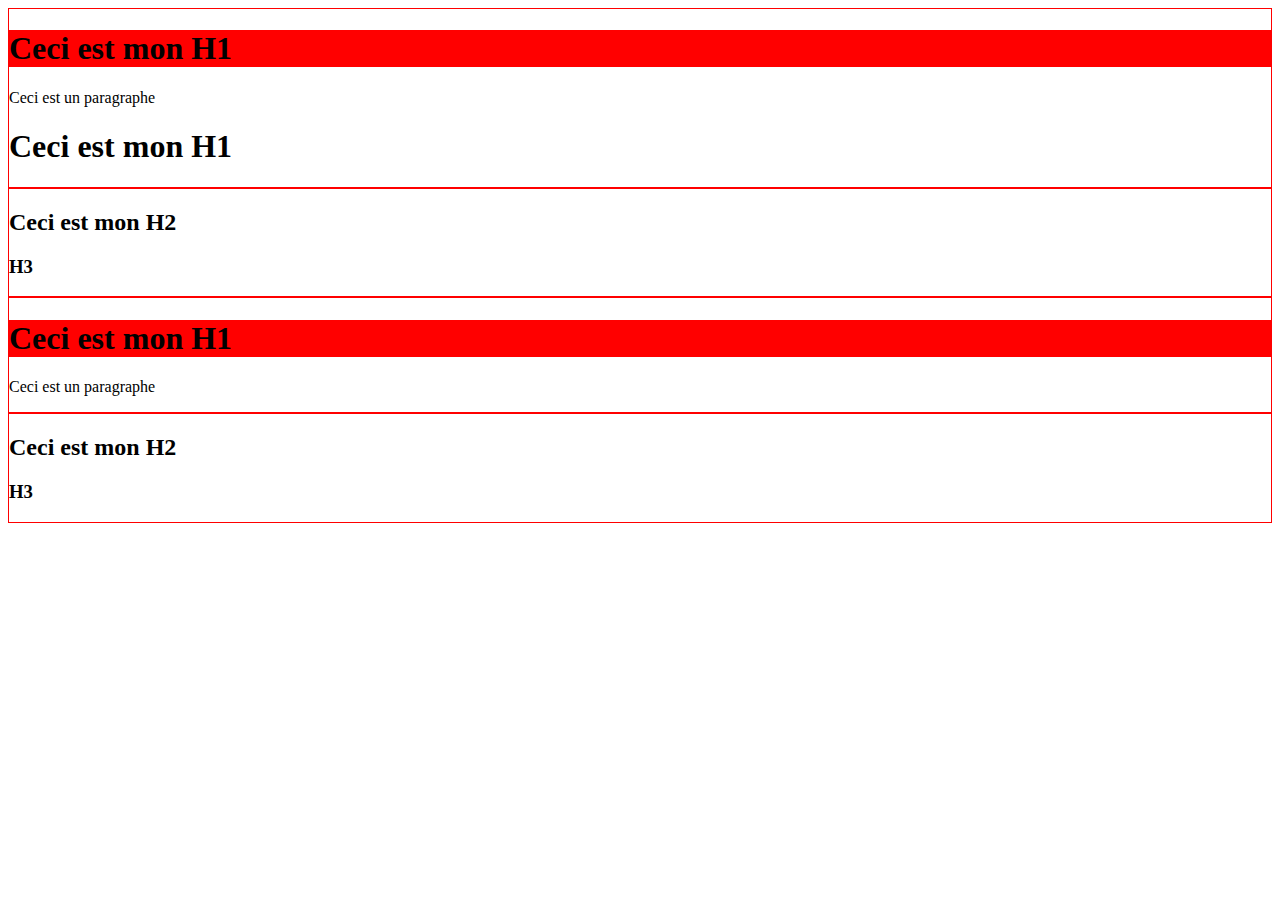
<file: Netflix/css/test.html>
<!DOCTYPE html>
<meta charset=utf-8>
<link rel="stylesheet" href=test.css>
<html>

    <head>

    </head>

    <body>

        <div>
            <h1>Ceci est mon H1</h1>
            <p>Ceci est un paragraphe</p>
            <h1>Ceci est mon H1</h1>
        </div>
        <div>
            <h2>Ceci est mon H2</h2>
            <h3>H3</h3>
        </div>

        <div>
            <h1>Ceci est mon H1</h1>
            <p>Ceci est un paragraphe</p>
        </div>
        <div>
            <h2>Ceci est mon H2</h2>
            <h3>H3</h3>
        </div>

    </body>


</html>
</file>
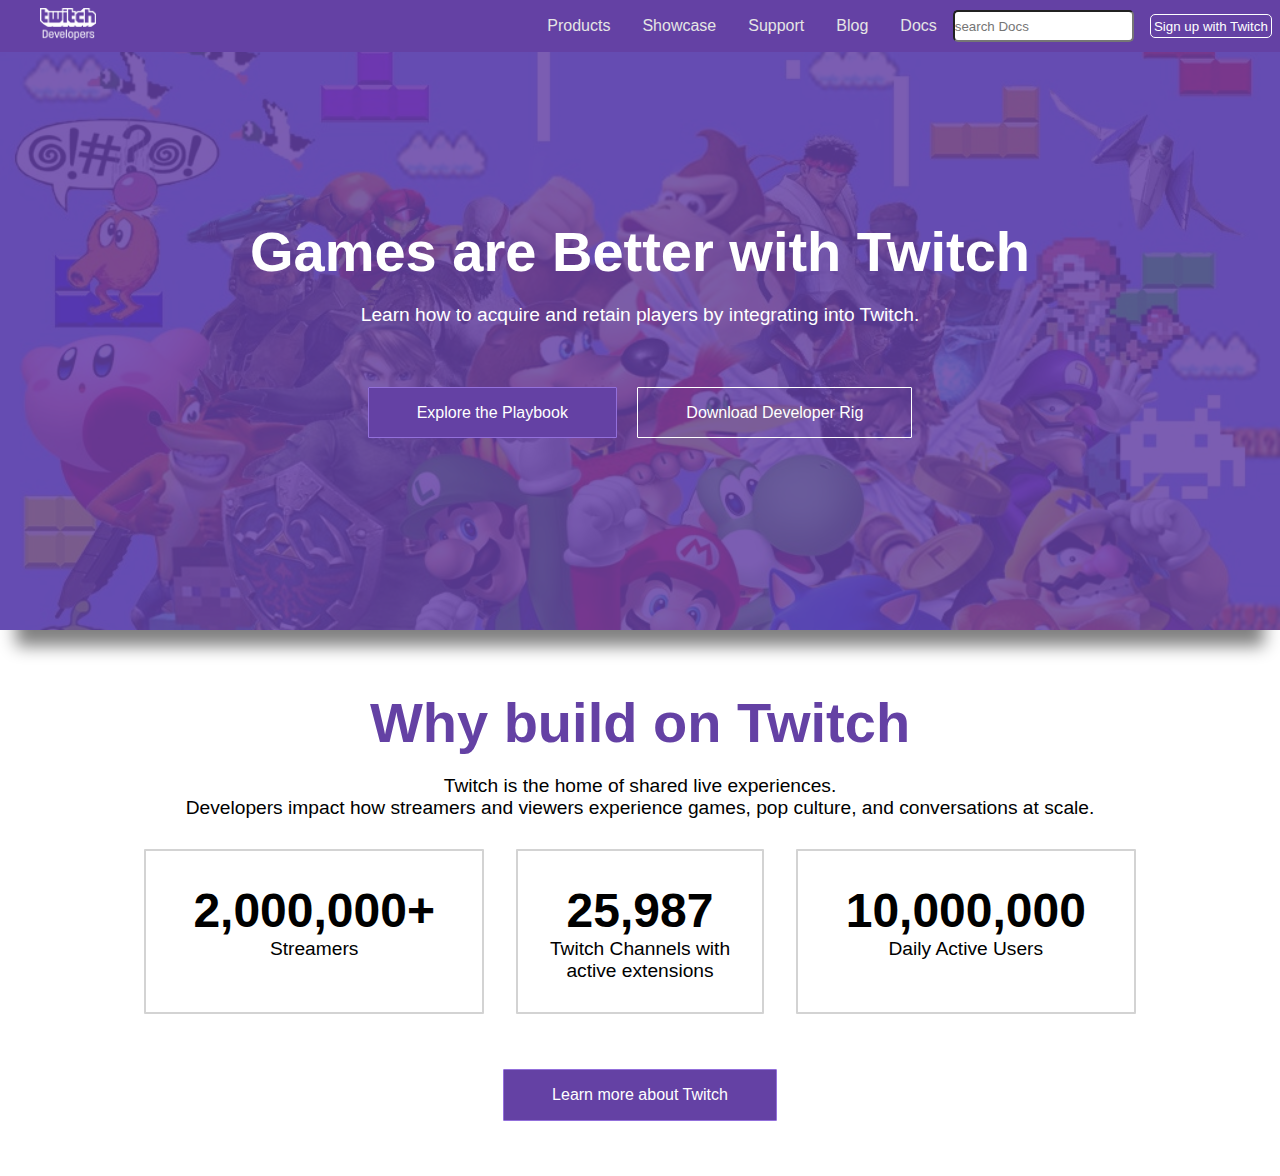
<file: Twitch DEV/html/twitch.html>
<!DOCTYPE html>
<html>

<head>
    <meta charset="UTF-8">
    <meta name="viewport" content="width=device-width, initial-scale=1">
    <title>Home | Twitch Developers</title>
    <link href="../css/style.css" rel="stylesheet">
    <link rel="icon" href="../img/favicon.png" />
</head>

<body>
    <header>            
        <nav>
            <a href=#><img id="logo" src="../img/twitch_dev.png"></a>        
            <ul class="nav-links">
                <li><a href=# target="_blank">Products</a></li>
                <li><a href=# target="_blank">Showcase</a></li>
                <li><a href=# target="_blank">Support</a></li>
                <li><a href=# target="_blank">Blog</a></li>
                <li><a href=# target="_blank">Docs</a></li>
                <input placeholder="search Docs" class="searchbar">
                <button class="signup-btn">Sign up with Twitch</button>
            </ul>
        </nav>

    </header>
    <section class="hero">
        <div class="layer">
            <h1>Games are Better with Twitch</h1>
            <h5>Learn how to acquire and retain players by integrating into Twitch.</h5>
            <div class="hero-btns">
                <a class="btn-left">Explore the Playbook</a>
                <a class="btn-right">Download Developer Rig</a>
            </div>
        </div>
    </section>
    <section id="whyTwitch">
        <div class="content-wrapper">
            <h1>Why build on Twitch</h1>
            <h5>Twitch is the home of shared live experiences.</br>Developers impact how streamers and viewers experience games,
                pop culture, and conversations at scale.</h5>
            <div class="keys">
                <ul>
                    <li>
                        <h2>2,000,000+</h2>
                        <h5>Streamers</h5>
                    </li>
                    <li>
                        <h2>25,987</h2>
                        <h5>Twitch Channels with active extensions</h5>
                    </li>
                    <li>
                        <h2>10,000,000</h2>
                        <h5>Daily Active Users</h5>
                    </li>
                </ul>
            </div>
            <a class="btn-left">Learn more about Twitch</a>
        </div>

    </section>
</body>

</html>
</file>
<file: Twitch DEV/css/style.css>
*{
    box-sizing: border-box;
    padding:0;
    margin:0;
    list-style:none;
    font-family:sans-serif;
}

:root{
    --violet:#6441A4;
}

header{
    background-color:var(--violet);
    position:fixed;
    width:100%;
}

#logo{
    margin-left:2rem;
    max-height:2rem;
    width:auto;
}

nav{
    padding:.5rem;
    display:flex;
    flex-direction:row;
    justify-content:center;
    align-items:center;
}

.nav-links{
    flex:1;
    display:flex;
    justify-content:flex-end;
    align-items: center;
}

.nav-links li a{
    padding:0 1rem;
    color:#e5e5e5;
    text-decoration:none;
}

.nav-links li a:hover{
    color:white;
}

.searchbar{
    color:#999;
    border-radius:5px;
    margin-right:1rem;
    height:2rem;
}

.signup-btn{
    padding:0 .2rem;
    color:white;
    border:1px solid white;
    border-radius:5px;
    background:var(--violet);
    height:1.5rem;

}

.signup-btn:hover{
    cursor:pointer;
    color:var(--violet);
    background:white;

}

.hero{
    color:white;
    width:100vw;
    height:70vh;
    background:url(../img/gamesbackground.jpg) no-repeat;
    background-attachment: fixed;
    background-size:cover;
    box-shadow:0 2rem 1rem -1rem gray;
    margin-bottom:50px;
}

section, .content-wrapper{
    display:flex;
    flex-direction:column;
    justify-content: center;
    align-items:center;
}

.layer{
    display:flex;
    flex-direction:column;
    justify-content: center;
    align-items:center;
    width:inherit;
    height:inherit;
    background:rgba(100,65,164,0.85);
}

.hero-btns{
    margin-top:3rem;
}

.hero-btns a, .btn-left{
    border-radius:1px;
    padding:1rem 3rem;
    margin:55px .5rem;

}

.btn-left{
    color:white;
    background:var(--violet);
    border:1px solid mediumpurple;

}

.btn-left:hover{
    background:mediumpurple;
    border:1px solid var(--violet);
    cursor:pointer;
}

.btn-right{
    border:1px solid white;
}

.btn-right:hover{
    color:var(--violet);
    background:white;
    cursor:pointer;
}

.content-wrapper{
    width:80vw;
}

.keys ul{
    display:grid;
    grid-template-columns: 4fr 3fr 4fr;
}

.keys ul li{
    padding:2rem 5px 0 5px;
    margin:0 1rem;
    border:2px solid lightgrey;
    border-radius:1px;
}

.keys ul li:hover{
    box-shadow:0 1rem 3rem gray;
    border-image: linear-gradient(to bottom, #1900ff, #c86dd7) 1 round;


}


/* Text Styling */

h1,
h2,
h3,
h4,
h5{
    text-align:center;
}

h1{
    margin:10px 0 20px 0;
    font-size:3.5rem;
}

h2{
    font-size:3rem;
}

h3{
    font-size:1rem;
    font-weight:100;
}

h5{
    font-size:1.2rem;
    font-weight:100;
    margin-bottom:30px;
}

#whyTwitch h1{
    color:var(--violet)
}

@media (max-width:650px){
    .nav-links{
        display:none;
    }
    .hero-btns{
        display:flex;
        flex-direction:column;
        justify-content: center;
        align-items:center;
        margin:0;
    }
    .keys ul{
        display:flex;
        flex-direction:column;
    }
        .keys ul li{
            margin:1rem 0;
        }

}
</file>
